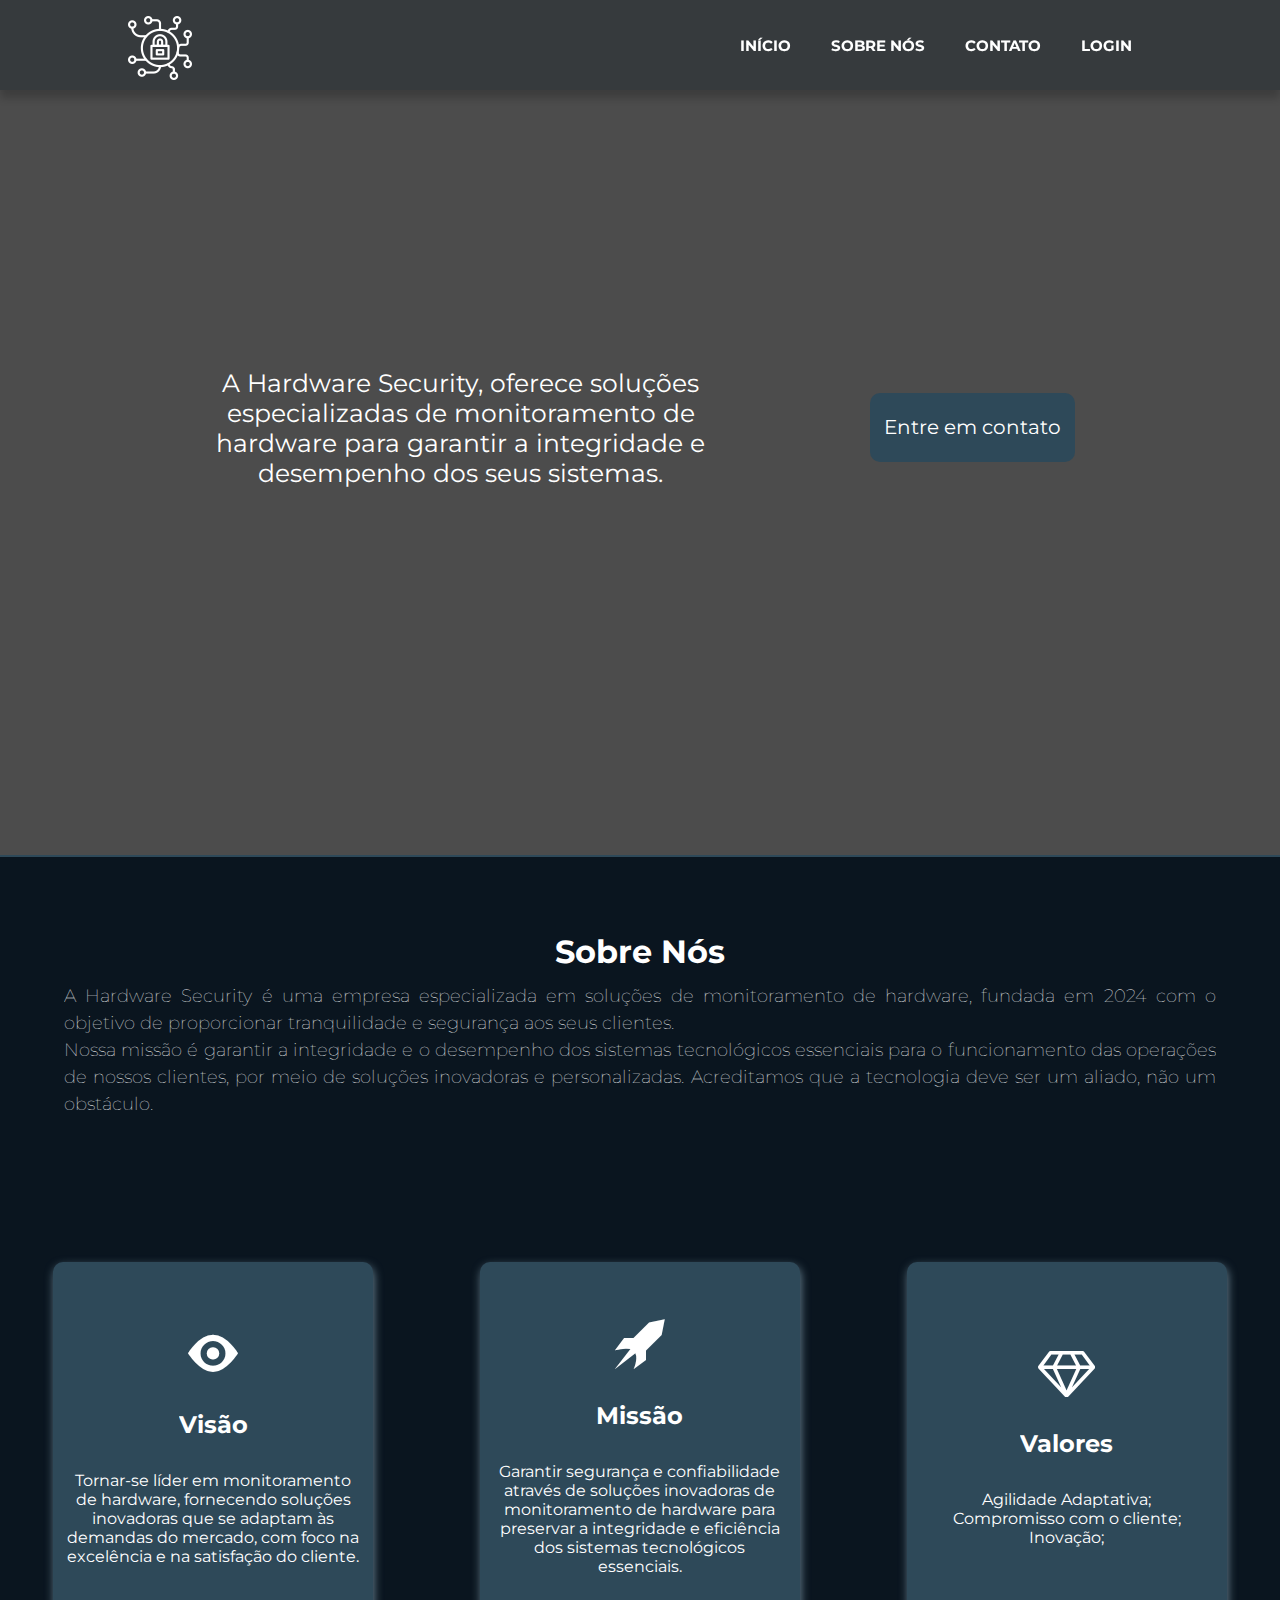
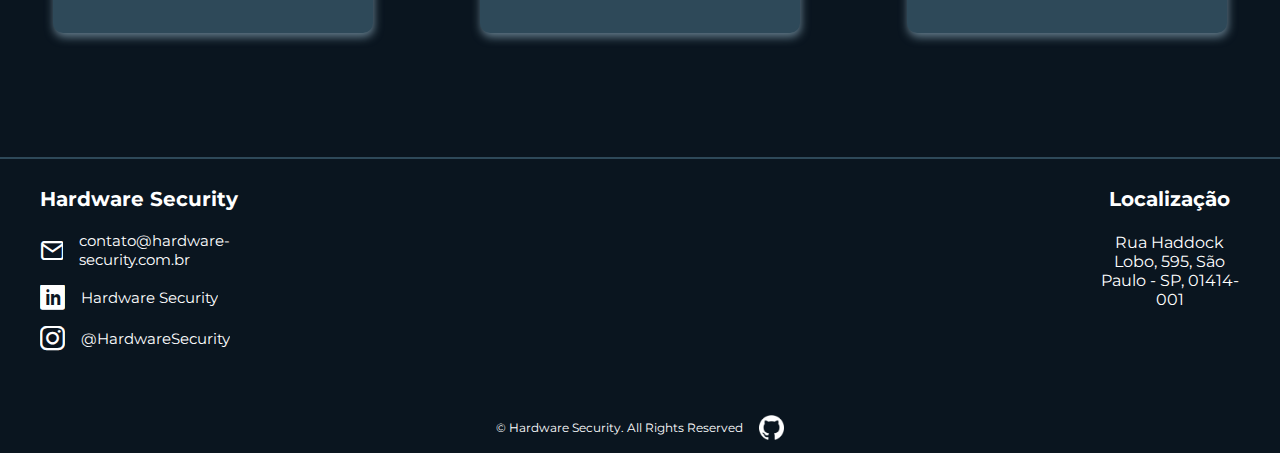
<file: index.html>
<!DOCTYPE html>
<html lang="en">

<head>
  <meta charset="UTF-8">
  <meta name="viewport" content="width=device-width, initial-scale=1.0">
  <title>Hardware Security</title>
  <link rel="stylesheet" href="./site/public/css/style-index.css">
  <link rel="stylesheet" href="./site/public/assets/icons/style.css">
  <script src="./site/public/js/index.js"></script>
</head>

<body>

  <header id="header" class="container_header_banner">
    <nav>
      <div class="logo">
        <img src="./site/public/assets/icon/seguranca.png" alt="">
      </div>
      <ul class="ul_header">

        <li>
          <a href="#home">Início</a>
        </li>
        <li>
          <a href="#sobre">Sobre nós</a>
        </li>
        <li>
          <a href="#divFooterCima">Contato</a>
        </li>
        <li>
          <a href="./login.html">Login</a>
        </li>
      </ul>
    </nav>
  </header>
  <section id="home" class="div_banner">
    <div  class="container">
      <div class="div_banner_text">
        A Hardware Security, oferece soluções especializadas de monitoramento de hardware para
        garantir a integridade e desempenho dos seus sistemas.
      </div>

      <button onclick="">
        Entre em contato
      </button>
    </div>
  </section>
  </div>
  <hr id="sobre">
  <section class="sobrenos">
    <h1>Sobre Nós</h1>
    <p class="text-sobre-nos">A Hardware Security é uma empresa especializada em soluções de monitoramento de hardware, fundada em 2024 com o objetivo de proporcionar tranquilidade e segurança aos seus clientes. <br>
      Nossa missão é garantir a integridade e o desempenho dos sistemas tecnológicos essenciais para o funcionamento das operações de nossos clientes, por meio de soluções inovadoras e personalizadas.
      Acreditamos que a tecnologia deve ser um aliado, não um obstáculo.
      </p>
    <div class="cards-sobrenos container">
      <div class="card">
        <div class="icon-views"></div>
        <h2>Visão</h2>
        <p>
          Tornar-se líder em monitoramento de hardware, fornecendo soluções inovadoras que se adaptam às
          demandas do mercado, com foco na excelência e na satisfação do cliente.
        </p>
      </div>
      <div class="card">
        <div class="icon-rocket"></div>
        <h2>Missão</h2>
        <p>
          Garantir segurança e confiabilidade através de soluções inovadoras de monitoramento de hardware para
          preservar a integridade e eficiência dos sistemas tecnológicos essenciais.
        </p>
      </div>
      <div class="card">
        <div class="icon-diamond"></div>
        <h2>Valores</h2>
        <p>
          Agilidade Adaptativa;
          <br>Compromisso com o cliente;
          <br>Inovação;
        </p>
      </div>
    </div>
  </section>
  <hr>

  <footer>
    <div class="footer_cima" id="divFooterCima">
      <section class="footer_cima01">
        <h2 class="footer_titulo">Hardware Security</h2>
        <div class="icons-footer">
          <div class="icon">
            <div class="icon-mail"></div>
            <p> contato@hardware-security.com.br</p>
          </div>
          <div class="icon">
            <div class="icon-linkedin1"></div>
            <p> Hardware Security</p>
          </div>
          <div class="icon">
            <div class="icon-instagram1"></div>
            <p> @HardwareSecurity</p>
          </div>
        </div>
      </section>

      <div class="footer_cima03">
        <h3 class="footer_titulo03">Localização</h3>
        <a target="_blank"
          href="https://www.google.com/maps/place/Rua+Haddock+Lobo,+595+-+Cerqueira+César,+São+Paulo+-+SP,+01414-001/@-23.558092,-46.66425,17z/data=!3m1!4b1!4m6!3m5!1s0x94ce59d2a5270055:0x3c7ea4f4c7d51fb6!8m2!3d-23.558092!4d-46.6616751!16s%2Fg%2F11b8v86f6p?entry=ttu">
          Rua Haddock Lobo,
          595, São Paulo - 
          SP, 01414-001
        </a>
      </div>
    </div>

    <div class="footer_baixo">
      <p>© Hardware Security. All Rights Reserved</p>
      <a href="https://github.com/grupo2-sptech"><img class="footer_social" src="./site/public/assets/imgs/github.png" alt=""></a>
    </div>
  </footer>

</body>

</html>
</file>
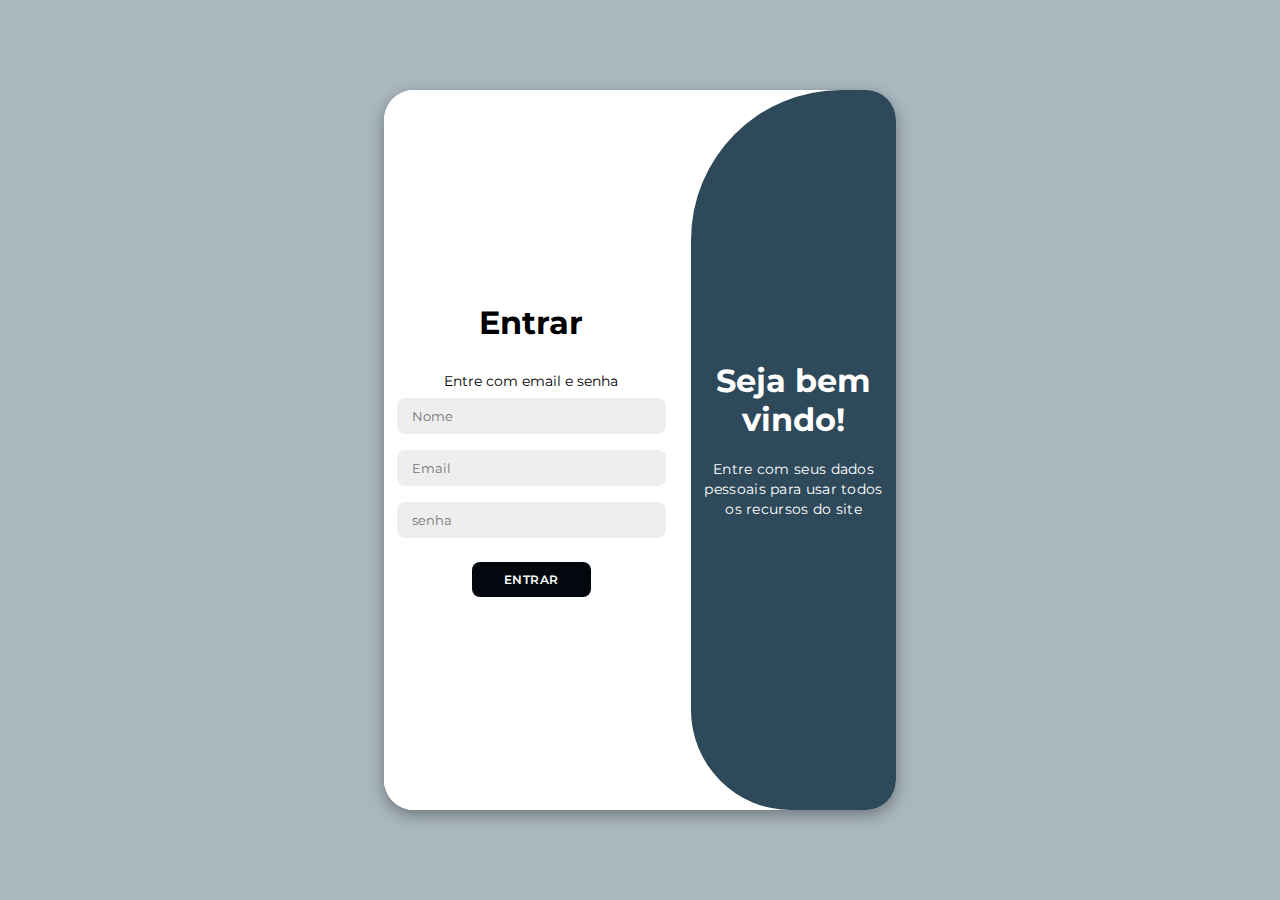
<file: site/login.html>
<!DOCTYPE html>
<html lang="en">
<head>
    <meta charset="UTF-8">
    <meta name="viewport" content="width=device-width, initial-scale=1.0">
    <link rel="stylesheet" href="./public/css/style-login.css">
    <link rel="stylesheet" href="https://cdnjs.cloudflare.com/ajax/libs/font-awesome/6.4.2/css/all.min.css">
    <title>Tela de Login</title>

</head>
<body>
    
    <div class="container" id="container">
        <div class="form-container sign-in">
            <form>
                <h1>Entrar</h1>
                <div class="social"> 
                </div>
                <span>Entre com email e senha</span>
                <input type="text" placeholder="Nome">
                <input type="email" placeholder="Email">
                <input type="password" placeholder="senha">

                <button>Entrar</button>
            </form>
        </div>
        <div class="painel-container">
            <div class="painel">
                <div class="toggle-panel painel-direita">
                    <h1>Seja bem vindo!</h1>
                    <p>Entre com seus dados pessoais para usar todos os recursos do site</p>
                </div>
            </div>
        </div>
    </div>

</body>
</html>
</file>
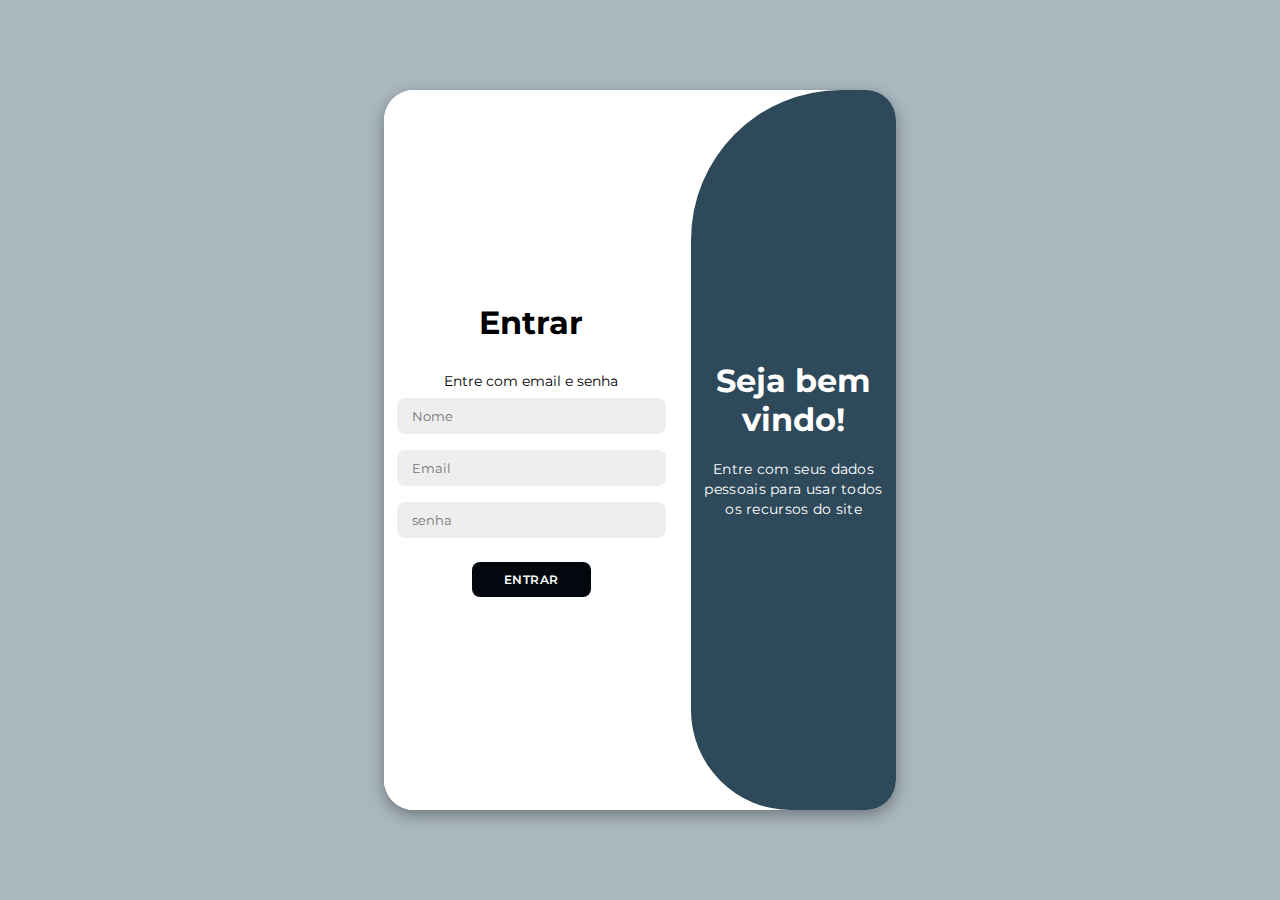
<file: site/public/login-volpe.html>
<!DOCTYPE html>
<html lang="en">
<head>
    <meta charset="UTF-8">
    <meta name="viewport" content="width=device-width, initial-scale=1.0">
    <link rel="stylesheet" href="./css/style-login.css">
    <link rel="stylesheet" href="https://cdnjs.cloudflare.com/ajax/libs/font-awesome/6.4.2/css/all.min.css">
    <title>Tela de Login</title>

</head>
<body>
    
    <div class="container" id="container">
        <div class="form-container sign-in">
            <form>
                <h1>Entrar</h1>
                <div class="social"> 
                </div>
                <span>Entre com email e senha</span>
                <input type="text" placeholder="Nome">
                <input type="email" placeholder="Email">
                <input type="password" placeholder="senha">

                <button>Entrar</button>
            </form>
        </div>
        <div class="painel-container">
            <div class="painel">
                <div class="toggle-panel painel-direita">
                    <h1>Seja bem vindo!</h1>
                    <p>Entre com seus dados pessoais para usar todos os recursos do site</p>
                </div>
            </div>
        </div>
    </div>

</body>
</html>
</file>
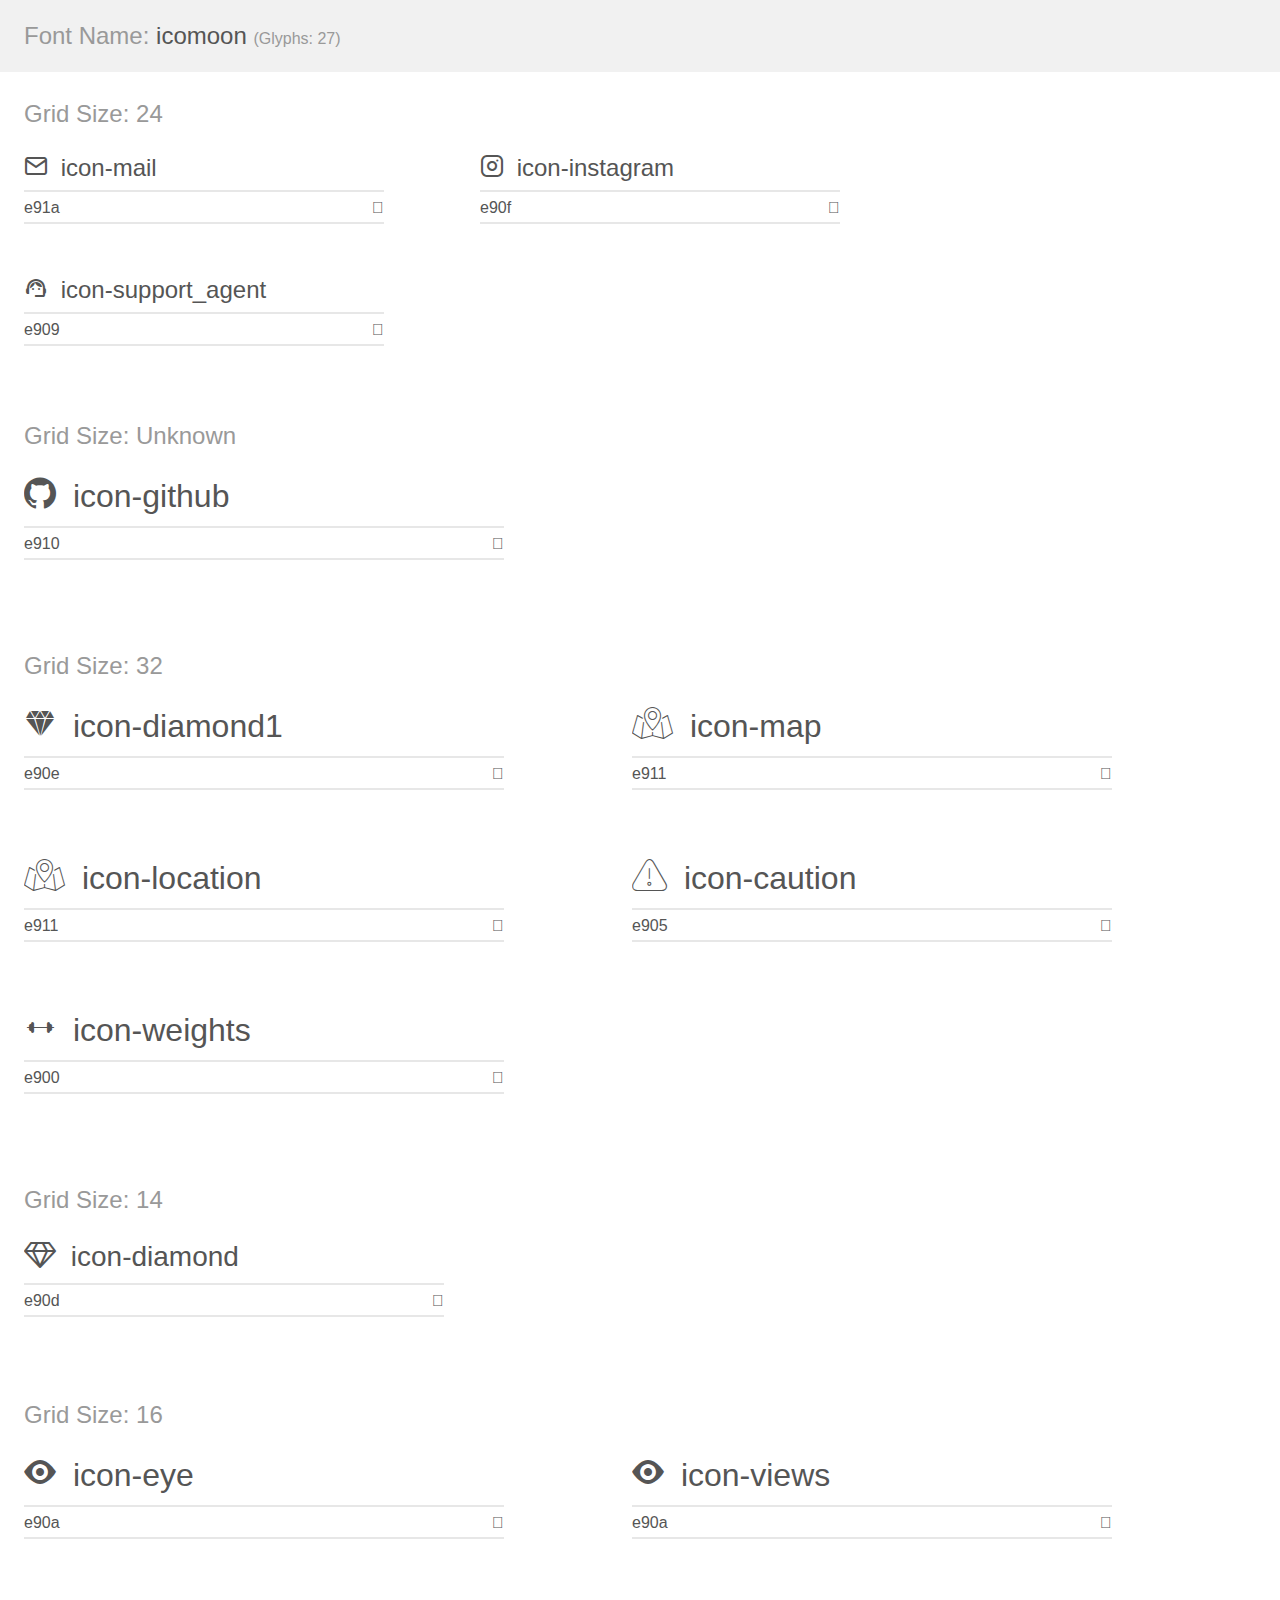
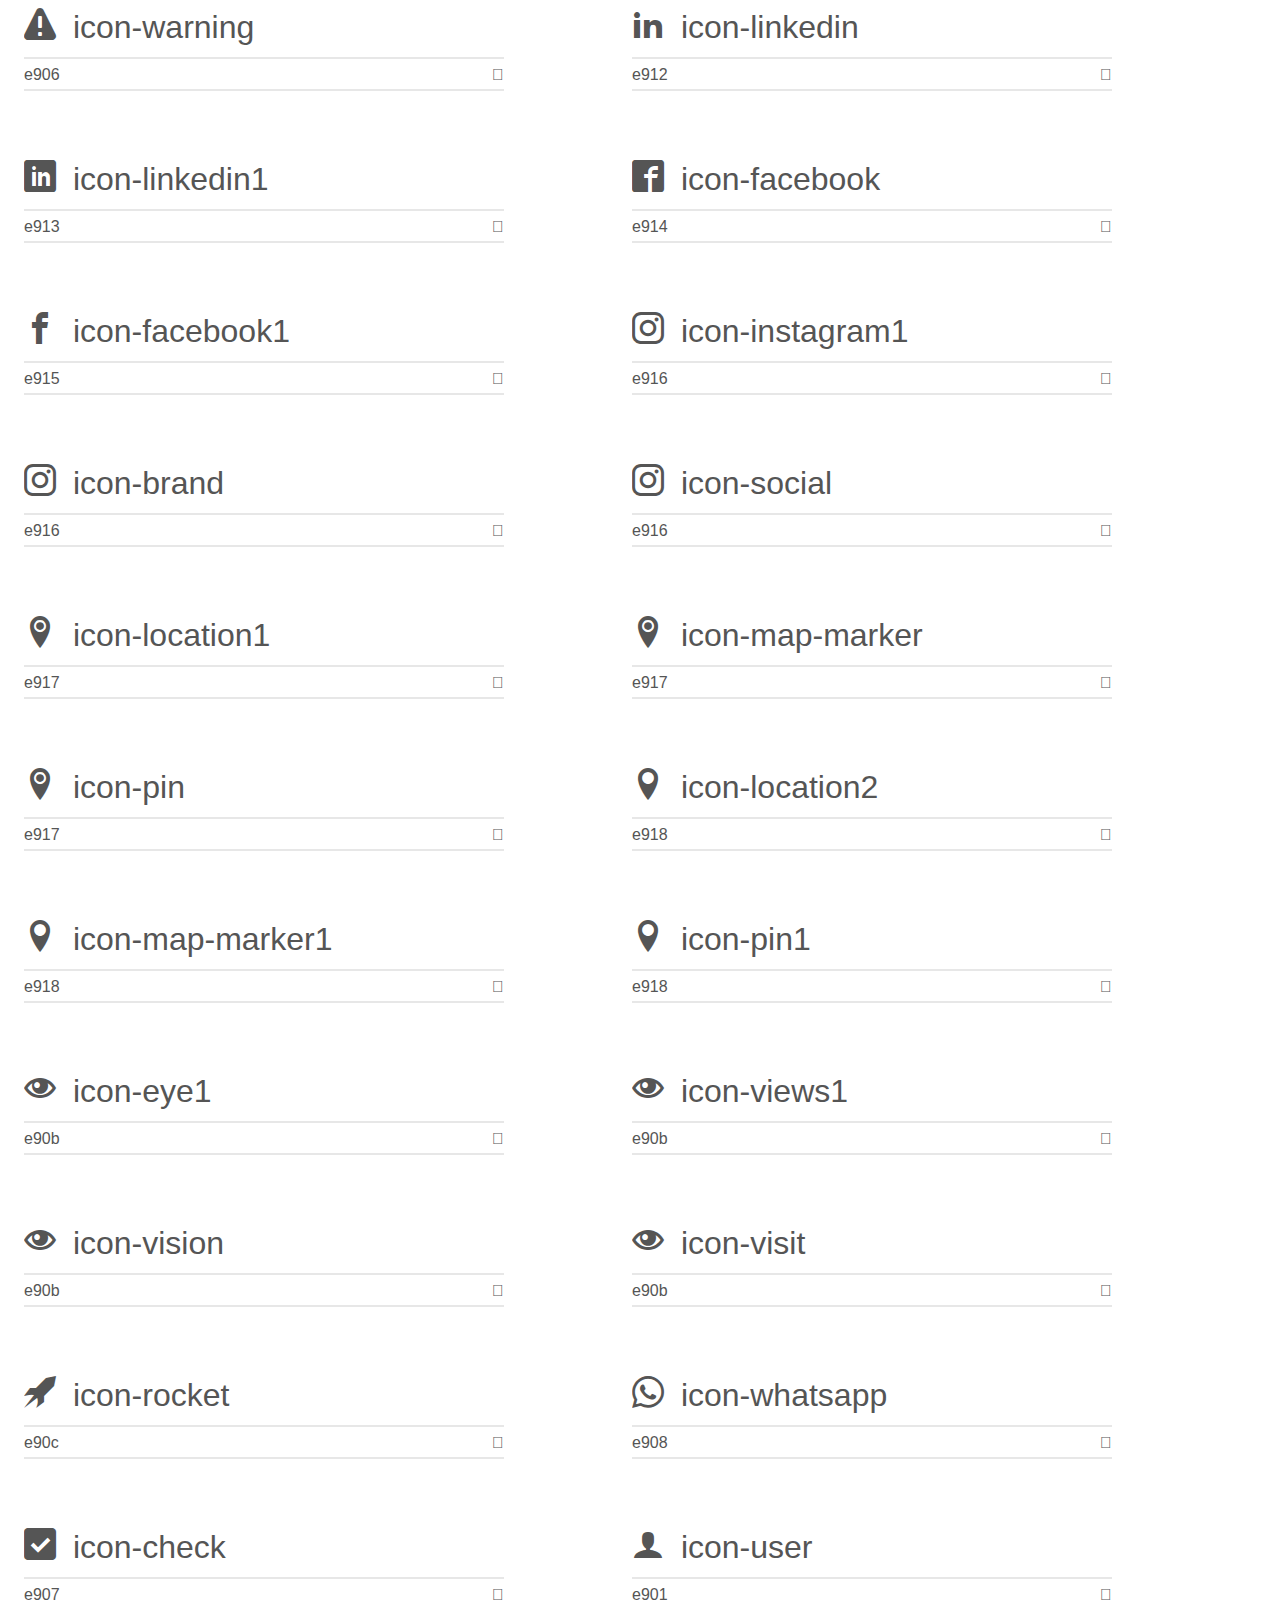
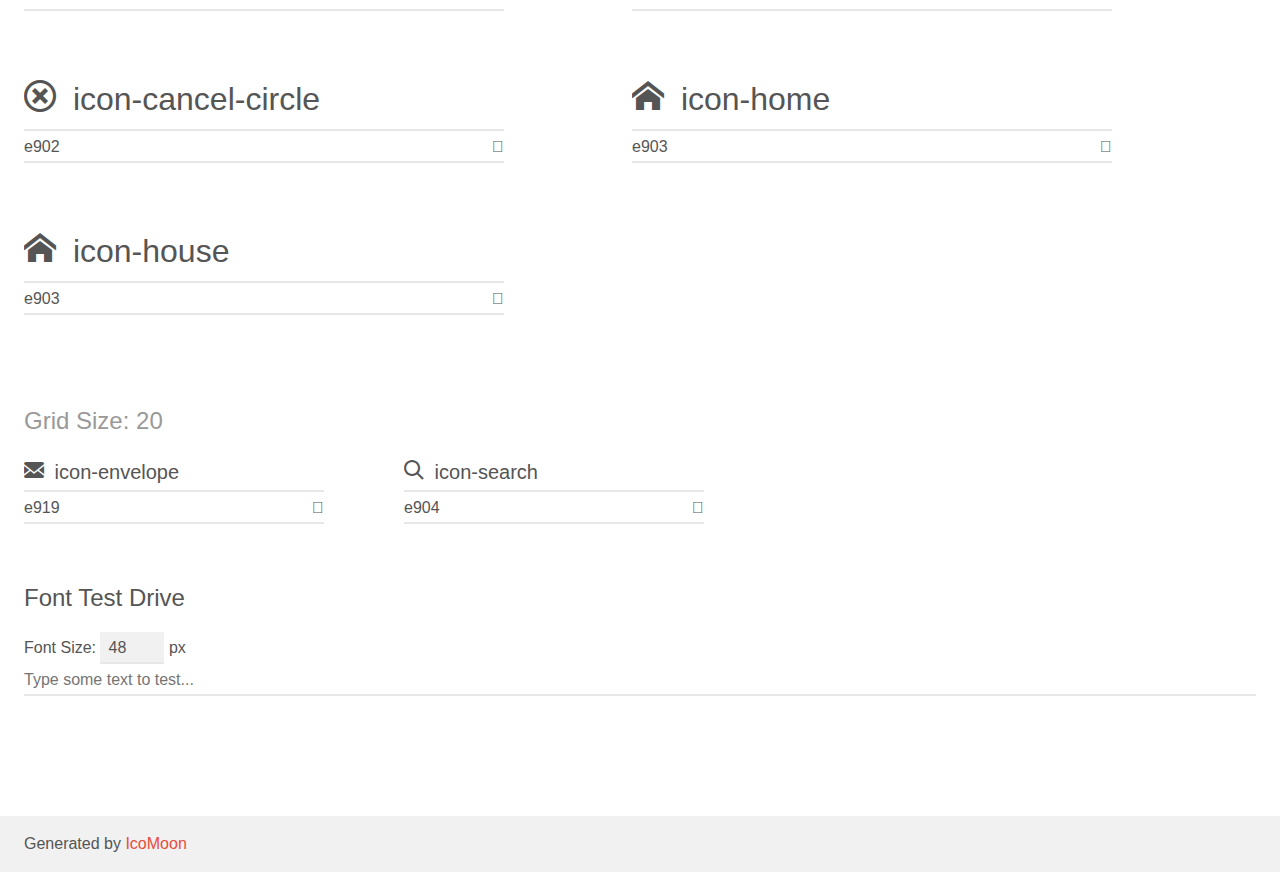
<file: site/public/assets/icons/demo.html>
<!doctype html>
<html>
<head>
    <meta charset="utf-8">
    <title>IcoMoon Demo</title>
    <meta name="description" content="An Icon Font Generated By IcoMoon.io">
    <meta name="viewport" content="width=device-width, initial-scale=1">
    <link rel="stylesheet" href="demo-files/demo.css">
    <link rel="stylesheet" href="style.css"></head>
<body>
    <div class="bgc1 clearfix">
        <h1 class="mhmm mvm"><span class="fgc1">Font Name:</span> icomoon <small class="fgc1">(Glyphs:&nbsp;27)</small></h1>
    </div>
    <div class="clearfix mhl ptl">
        <h1 class="mvm mtn fgc1">Grid Size: 24</h1>
        <div class="glyph fs1">
            <div class="clearfix bshadow0 pbs">
                <span class="icon-mail"></span>
                <span class="mls"> icon-mail</span>
            </div>
            <fieldset class="fs0 size1of1 clearfix hidden-false">
                <input type="text" readonly value="e91a" class="unit size1of2" />
                <input type="text" maxlength="1" readonly value="&#xe91a;" class="unitRight size1of2 talign-right" />
            </fieldset>
            <div class="fs0 bshadow0 clearfix hidden-true">
                <span class="unit pvs fgc1">liga: </span>
                <input type="text" readonly value="" class="liga unitRight" />
            </div>
        </div>
        <div class="glyph fs1">
            <div class="clearfix bshadow0 pbs">
                <span class="icon-instagram"></span>
                <span class="mls"> icon-instagram</span>
            </div>
            <fieldset class="fs0 size1of1 clearfix hidden-false">
                <input type="text" readonly value="e90f" class="unit size1of2" />
                <input type="text" maxlength="1" readonly value="&#xe90f;" class="unitRight size1of2 talign-right" />
            </fieldset>
            <div class="fs0 bshadow0 clearfix hidden-true">
                <span class="unit pvs fgc1">liga: </span>
                <input type="text" readonly value="" class="liga unitRight" />
            </div>
        </div>
        <div class="glyph fs1">
            <div class="clearfix bshadow0 pbs">
                <span class="icon-support_agent"></span>
                <span class="mls"> icon-support_agent</span>
            </div>
            <fieldset class="fs0 size1of1 clearfix hidden-false">
                <input type="text" readonly value="e909" class="unit size1of2" />
                <input type="text" maxlength="1" readonly value="&#xe909;" class="unitRight size1of2 talign-right" />
            </fieldset>
            <div class="fs0 bshadow0 clearfix hidden-true">
                <span class="unit pvs fgc1">liga: </span>
                <input type="text" readonly value="" class="liga unitRight" />
            </div>
        </div>
    </div>
    <div class="clearfix mhl ptl">
        <h1 class="mvm mtn fgc1">Grid Size: Unknown</h1>
        <div class="glyph fs2">
            <div class="clearfix bshadow0 pbs">
                <span class="icon-github"></span>
                <span class="mls"> icon-github</span>
            </div>
            <fieldset class="fs0 size1of1 clearfix hidden-false">
                <input type="text" readonly value="e910" class="unit size1of2" />
                <input type="text" maxlength="1" readonly value="&#xe910;" class="unitRight size1of2 talign-right" />
            </fieldset>
            <div class="fs0 bshadow0 clearfix hidden-true">
                <span class="unit pvs fgc1">liga: </span>
                <input type="text" readonly value="" class="liga unitRight" />
            </div>
        </div>
    </div>
    <div class="clearfix mhl ptl">
        <h1 class="mvm mtn fgc1">Grid Size: 32</h1>
        <div class="glyph fs3">
            <div class="clearfix bshadow0 pbs">
                <span class="icon-diamond1"></span>
                <span class="mls"> icon-diamond1</span>
            </div>
            <fieldset class="fs0 size1of1 clearfix hidden-false">
                <input type="text" readonly value="e90e" class="unit size1of2" />
                <input type="text" maxlength="1" readonly value="&#xe90e;" class="unitRight size1of2 talign-right" />
            </fieldset>
            <div class="fs0 bshadow0 clearfix hidden-true">
                <span class="unit pvs fgc1">liga: </span>
                <input type="text" readonly value="" class="liga unitRight" />
            </div>
        </div>
        <div class="glyph fs3">
            <div class="clearfix bshadow0 pbs">
                <span class="icon-map"></span>
                <span class="mls"> icon-map</span>
            </div>
            <fieldset class="fs0 size1of1 clearfix hidden-false">
                <input type="text" readonly value="e911" class="unit size1of2" />
                <input type="text" maxlength="1" readonly value="&#xe911;" class="unitRight size1of2 talign-right" />
            </fieldset>
            <div class="fs0 bshadow0 clearfix hidden-true">
                <span class="unit pvs fgc1">liga: </span>
                <input type="text" readonly value="" class="liga unitRight" />
            </div>
        </div>
        <div class="glyph fs3">
            <div class="clearfix bshadow0 pbs">
                <span class="icon-location"></span>
                <span class="mls"> icon-location</span>
            </div>
            <fieldset class="fs0 size1of1 clearfix hidden-false">
                <input type="text" readonly value="e911" class="unit size1of2" />
                <input type="text" maxlength="1" readonly value="&#xe911;" class="unitRight size1of2 talign-right" />
            </fieldset>
            <div class="fs0 bshadow0 clearfix hidden-true">
                <span class="unit pvs fgc1">liga: </span>
                <input type="text" readonly value="" class="liga unitRight" />
            </div>
        </div>
        <div class="glyph fs3">
            <div class="clearfix bshadow0 pbs">
                <span class="icon-caution"></span>
                <span class="mls"> icon-caution</span>
            </div>
            <fieldset class="fs0 size1of1 clearfix hidden-false">
                <input type="text" readonly value="e905" class="unit size1of2" />
                <input type="text" maxlength="1" readonly value="&#xe905;" class="unitRight size1of2 talign-right" />
            </fieldset>
            <div class="fs0 bshadow0 clearfix hidden-true">
                <span class="unit pvs fgc1">liga: </span>
                <input type="text" readonly value="" class="liga unitRight" />
            </div>
        </div>
        <div class="glyph fs3">
            <div class="clearfix bshadow0 pbs">
                <span class="icon-weights"></span>
                <span class="mls"> icon-weights</span>
            </div>
            <fieldset class="fs0 size1of1 clearfix hidden-false">
                <input type="text" readonly value="e900" class="unit size1of2" />
                <input type="text" maxlength="1" readonly value="&#xe900;" class="unitRight size1of2 talign-right" />
            </fieldset>
            <div class="fs0 bshadow0 clearfix hidden-true">
                <span class="unit pvs fgc1">liga: </span>
                <input type="text" readonly value="" class="liga unitRight" />
            </div>
        </div>
    </div>
    <div class="clearfix mhl ptl">
        <h1 class="mvm mtn fgc1">Grid Size: 14</h1>
        <div class="glyph fs4">
            <div class="clearfix bshadow0 pbs">
                <span class="icon-diamond"></span>
                <span class="mls"> icon-diamond</span>
            </div>
            <fieldset class="fs0 size1of1 clearfix hidden-false">
                <input type="text" readonly value="e90d" class="unit size1of2" />
                <input type="text" maxlength="1" readonly value="&#xe90d;" class="unitRight size1of2 talign-right" />
            </fieldset>
            <div class="fs0 bshadow0 clearfix hidden-true">
                <span class="unit pvs fgc1">liga: </span>
                <input type="text" readonly value="" class="liga unitRight" />
            </div>
        </div>
    </div>
    <div class="clearfix mhl ptl">
        <h1 class="mvm mtn fgc1">Grid Size: 16</h1>
        <div class="glyph fs5">
            <div class="clearfix bshadow0 pbs">
                <span class="icon-eye"></span>
                <span class="mls"> icon-eye</span>
            </div>
            <fieldset class="fs0 size1of1 clearfix hidden-false">
                <input type="text" readonly value="e90a" class="unit size1of2" />
                <input type="text" maxlength="1" readonly value="&#xe90a;" class="unitRight size1of2 talign-right" />
            </fieldset>
            <div class="fs0 bshadow0 clearfix hidden-true">
                <span class="unit pvs fgc1">liga: </span>
                <input type="text" readonly value="" class="liga unitRight" />
            </div>
        </div>
        <div class="glyph fs5">
            <div class="clearfix bshadow0 pbs">
                <span class="icon-views"></span>
                <span class="mls"> icon-views</span>
            </div>
            <fieldset class="fs0 size1of1 clearfix hidden-false">
                <input type="text" readonly value="e90a" class="unit size1of2" />
                <input type="text" maxlength="1" readonly value="&#xe90a;" class="unitRight size1of2 talign-right" />
            </fieldset>
            <div class="fs0 bshadow0 clearfix hidden-true">
                <span class="unit pvs fgc1">liga: </span>
                <input type="text" readonly value="" class="liga unitRight" />
            </div>
        </div>
        <div class="glyph fs5">
            <div class="clearfix bshadow0 pbs">
                <span class="icon-warning"></span>
                <span class="mls"> icon-warning</span>
            </div>
            <fieldset class="fs0 size1of1 clearfix hidden-false">
                <input type="text" readonly value="e906" class="unit size1of2" />
                <input type="text" maxlength="1" readonly value="&#xe906;" class="unitRight size1of2 talign-right" />
            </fieldset>
            <div class="fs0 bshadow0 clearfix hidden-true">
                <span class="unit pvs fgc1">liga: </span>
                <input type="text" readonly value="" class="liga unitRight" />
            </div>
        </div>
        <div class="glyph fs5">
            <div class="clearfix bshadow0 pbs">
                <span class="icon-linkedin"></span>
                <span class="mls"> icon-linkedin</span>
            </div>
            <fieldset class="fs0 size1of1 clearfix hidden-false">
                <input type="text" readonly value="e912" class="unit size1of2" />
                <input type="text" maxlength="1" readonly value="&#xe912;" class="unitRight size1of2 talign-right" />
            </fieldset>
            <div class="fs0 bshadow0 clearfix hidden-true">
                <span class="unit pvs fgc1">liga: </span>
                <input type="text" readonly value="" class="liga unitRight" />
            </div>
        </div>
        <div class="glyph fs5">
            <div class="clearfix bshadow0 pbs">
                <span class="icon-linkedin1"></span>
                <span class="mls"> icon-linkedin1</span>
            </div>
            <fieldset class="fs0 size1of1 clearfix hidden-false">
                <input type="text" readonly value="e913" class="unit size1of2" />
                <input type="text" maxlength="1" readonly value="&#xe913;" class="unitRight size1of2 talign-right" />
            </fieldset>
            <div class="fs0 bshadow0 clearfix hidden-true">
                <span class="unit pvs fgc1">liga: </span>
                <input type="text" readonly value="" class="liga unitRight" />
            </div>
        </div>
        <div class="glyph fs5">
            <div class="clearfix bshadow0 pbs">
                <span class="icon-facebook"></span>
                <span class="mls"> icon-facebook</span>
            </div>
            <fieldset class="fs0 size1of1 clearfix hidden-false">
                <input type="text" readonly value="e914" class="unit size1of2" />
                <input type="text" maxlength="1" readonly value="&#xe914;" class="unitRight size1of2 talign-right" />
            </fieldset>
            <div class="fs0 bshadow0 clearfix hidden-true">
                <span class="unit pvs fgc1">liga: </span>
                <input type="text" readonly value="" class="liga unitRight" />
            </div>
        </div>
        <div class="glyph fs5">
            <div class="clearfix bshadow0 pbs">
                <span class="icon-facebook1"></span>
                <span class="mls"> icon-facebook1</span>
            </div>
            <fieldset class="fs0 size1of1 clearfix hidden-false">
                <input type="text" readonly value="e915" class="unit size1of2" />
                <input type="text" maxlength="1" readonly value="&#xe915;" class="unitRight size1of2 talign-right" />
            </fieldset>
            <div class="fs0 bshadow0 clearfix hidden-true">
                <span class="unit pvs fgc1">liga: </span>
                <input type="text" readonly value="" class="liga unitRight" />
            </div>
        </div>
        <div class="glyph fs5">
            <div class="clearfix bshadow0 pbs">
                <span class="icon-instagram1"></span>
                <span class="mls"> icon-instagram1</span>
            </div>
            <fieldset class="fs0 size1of1 clearfix hidden-false">
                <input type="text" readonly value="e916" class="unit size1of2" />
                <input type="text" maxlength="1" readonly value="&#xe916;" class="unitRight size1of2 talign-right" />
            </fieldset>
            <div class="fs0 bshadow0 clearfix hidden-true">
                <span class="unit pvs fgc1">liga: </span>
                <input type="text" readonly value="" class="liga unitRight" />
            </div>
        </div>
        <div class="glyph fs5">
            <div class="clearfix bshadow0 pbs">
                <span class="icon-brand"></span>
                <span class="mls"> icon-brand</span>
            </div>
            <fieldset class="fs0 size1of1 clearfix hidden-false">
                <input type="text" readonly value="e916" class="unit size1of2" />
                <input type="text" maxlength="1" readonly value="&#xe916;" class="unitRight size1of2 talign-right" />
            </fieldset>
            <div class="fs0 bshadow0 clearfix hidden-true">
                <span class="unit pvs fgc1">liga: </span>
                <input type="text" readonly value="" class="liga unitRight" />
            </div>
        </div>
        <div class="glyph fs5">
            <div class="clearfix bshadow0 pbs">
                <span class="icon-social"></span>
                <span class="mls"> icon-social</span>
            </div>
            <fieldset class="fs0 size1of1 clearfix hidden-false">
                <input type="text" readonly value="e916" class="unit size1of2" />
                <input type="text" maxlength="1" readonly value="&#xe916;" class="unitRight size1of2 talign-right" />
            </fieldset>
            <div class="fs0 bshadow0 clearfix hidden-true">
                <span class="unit pvs fgc1">liga: </span>
                <input type="text" readonly value="" class="liga unitRight" />
            </div>
        </div>
        <div class="glyph fs5">
            <div class="clearfix bshadow0 pbs">
                <span class="icon-location1"></span>
                <span class="mls"> icon-location1</span>
            </div>
            <fieldset class="fs0 size1of1 clearfix hidden-false">
                <input type="text" readonly value="e917" class="unit size1of2" />
                <input type="text" maxlength="1" readonly value="&#xe917;" class="unitRight size1of2 talign-right" />
            </fieldset>
            <div class="fs0 bshadow0 clearfix hidden-true">
                <span class="unit pvs fgc1">liga: </span>
                <input type="text" readonly value="" class="liga unitRight" />
            </div>
        </div>
        <div class="glyph fs5">
            <div class="clearfix bshadow0 pbs">
                <span class="icon-map-marker"></span>
                <span class="mls"> icon-map-marker</span>
            </div>
            <fieldset class="fs0 size1of1 clearfix hidden-false">
                <input type="text" readonly value="e917" class="unit size1of2" />
                <input type="text" maxlength="1" readonly value="&#xe917;" class="unitRight size1of2 talign-right" />
            </fieldset>
            <div class="fs0 bshadow0 clearfix hidden-true">
                <span class="unit pvs fgc1">liga: </span>
                <input type="text" readonly value="" class="liga unitRight" />
            </div>
        </div>
        <div class="glyph fs5">
            <div class="clearfix bshadow0 pbs">
                <span class="icon-pin"></span>
                <span class="mls"> icon-pin</span>
            </div>
            <fieldset class="fs0 size1of1 clearfix hidden-false">
                <input type="text" readonly value="e917" class="unit size1of2" />
                <input type="text" maxlength="1" readonly value="&#xe917;" class="unitRight size1of2 talign-right" />
            </fieldset>
            <div class="fs0 bshadow0 clearfix hidden-true">
                <span class="unit pvs fgc1">liga: </span>
                <input type="text" readonly value="" class="liga unitRight" />
            </div>
        </div>
        <div class="glyph fs5">
            <div class="clearfix bshadow0 pbs">
                <span class="icon-location2"></span>
                <span class="mls"> icon-location2</span>
            </div>
            <fieldset class="fs0 size1of1 clearfix hidden-false">
                <input type="text" readonly value="e918" class="unit size1of2" />
                <input type="text" maxlength="1" readonly value="&#xe918;" class="unitRight size1of2 talign-right" />
            </fieldset>
            <div class="fs0 bshadow0 clearfix hidden-true">
                <span class="unit pvs fgc1">liga: </span>
                <input type="text" readonly value="" class="liga unitRight" />
            </div>
        </div>
        <div class="glyph fs5">
            <div class="clearfix bshadow0 pbs">
                <span class="icon-map-marker1"></span>
                <span class="mls"> icon-map-marker1</span>
            </div>
            <fieldset class="fs0 size1of1 clearfix hidden-false">
                <input type="text" readonly value="e918" class="unit size1of2" />
                <input type="text" maxlength="1" readonly value="&#xe918;" class="unitRight size1of2 talign-right" />
            </fieldset>
            <div class="fs0 bshadow0 clearfix hidden-true">
                <span class="unit pvs fgc1">liga: </span>
                <input type="text" readonly value="" class="liga unitRight" />
            </div>
        </div>
        <div class="glyph fs5">
            <div class="clearfix bshadow0 pbs">
                <span class="icon-pin1"></span>
                <span class="mls"> icon-pin1</span>
            </div>
            <fieldset class="fs0 size1of1 clearfix hidden-false">
                <input type="text" readonly value="e918" class="unit size1of2" />
                <input type="text" maxlength="1" readonly value="&#xe918;" class="unitRight size1of2 talign-right" />
            </fieldset>
            <div class="fs0 bshadow0 clearfix hidden-true">
                <span class="unit pvs fgc1">liga: </span>
                <input type="text" readonly value="" class="liga unitRight" />
            </div>
        </div>
        <div class="glyph fs5">
            <div class="clearfix bshadow0 pbs">
                <span class="icon-eye1"></span>
                <span class="mls"> icon-eye1</span>
            </div>
            <fieldset class="fs0 size1of1 clearfix hidden-false">
                <input type="text" readonly value="e90b" class="unit size1of2" />
                <input type="text" maxlength="1" readonly value="&#xe90b;" class="unitRight size1of2 talign-right" />
            </fieldset>
            <div class="fs0 bshadow0 clearfix hidden-true">
                <span class="unit pvs fgc1">liga: </span>
                <input type="text" readonly value="" class="liga unitRight" />
            </div>
        </div>
        <div class="glyph fs5">
            <div class="clearfix bshadow0 pbs">
                <span class="icon-views1"></span>
                <span class="mls"> icon-views1</span>
            </div>
            <fieldset class="fs0 size1of1 clearfix hidden-false">
                <input type="text" readonly value="e90b" class="unit size1of2" />
                <input type="text" maxlength="1" readonly value="&#xe90b;" class="unitRight size1of2 talign-right" />
            </fieldset>
            <div class="fs0 bshadow0 clearfix hidden-true">
                <span class="unit pvs fgc1">liga: </span>
                <input type="text" readonly value="" class="liga unitRight" />
            </div>
        </div>
        <div class="glyph fs5">
            <div class="clearfix bshadow0 pbs">
                <span class="icon-vision"></span>
                <span class="mls"> icon-vision</span>
            </div>
            <fieldset class="fs0 size1of1 clearfix hidden-false">
                <input type="text" readonly value="e90b" class="unit size1of2" />
                <input type="text" maxlength="1" readonly value="&#xe90b;" class="unitRight size1of2 talign-right" />
            </fieldset>
            <div class="fs0 bshadow0 clearfix hidden-true">
                <span class="unit pvs fgc1">liga: </span>
                <input type="text" readonly value="" class="liga unitRight" />
            </div>
        </div>
        <div class="glyph fs5">
            <div class="clearfix bshadow0 pbs">
                <span class="icon-visit"></span>
                <span class="mls"> icon-visit</span>
            </div>
            <fieldset class="fs0 size1of1 clearfix hidden-false">
                <input type="text" readonly value="e90b" class="unit size1of2" />
                <input type="text" maxlength="1" readonly value="&#xe90b;" class="unitRight size1of2 talign-right" />
            </fieldset>
            <div class="fs0 bshadow0 clearfix hidden-true">
                <span class="unit pvs fgc1">liga: </span>
                <input type="text" readonly value="" class="liga unitRight" />
            </div>
        </div>
        <div class="glyph fs5">
            <div class="clearfix bshadow0 pbs">
                <span class="icon-rocket"></span>
                <span class="mls"> icon-rocket</span>
            </div>
            <fieldset class="fs0 size1of1 clearfix hidden-false">
                <input type="text" readonly value="e90c" class="unit size1of2" />
                <input type="text" maxlength="1" readonly value="&#xe90c;" class="unitRight size1of2 talign-right" />
            </fieldset>
            <div class="fs0 bshadow0 clearfix hidden-true">
                <span class="unit pvs fgc1">liga: </span>
                <input type="text" readonly value="" class="liga unitRight" />
            </div>
        </div>
        <div class="glyph fs5">
            <div class="clearfix bshadow0 pbs">
                <span class="icon-whatsapp"></span>
                <span class="mls"> icon-whatsapp</span>
            </div>
            <fieldset class="fs0 size1of1 clearfix hidden-false">
                <input type="text" readonly value="e908" class="unit size1of2" />
                <input type="text" maxlength="1" readonly value="&#xe908;" class="unitRight size1of2 talign-right" />
            </fieldset>
            <div class="fs0 bshadow0 clearfix hidden-true">
                <span class="unit pvs fgc1">liga: </span>
                <input type="text" readonly value="" class="liga unitRight" />
            </div>
        </div>
        <div class="glyph fs5">
            <div class="clearfix bshadow0 pbs">
                <span class="icon-check"></span>
                <span class="mls"> icon-check</span>
            </div>
            <fieldset class="fs0 size1of1 clearfix hidden-false">
                <input type="text" readonly value="e907" class="unit size1of2" />
                <input type="text" maxlength="1" readonly value="&#xe907;" class="unitRight size1of2 talign-right" />
            </fieldset>
            <div class="fs0 bshadow0 clearfix hidden-true">
                <span class="unit pvs fgc1">liga: </span>
                <input type="text" readonly value="" class="liga unitRight" />
            </div>
        </div>
        <div class="glyph fs5">
            <div class="clearfix bshadow0 pbs">
                <span class="icon-user"></span>
                <span class="mls"> icon-user</span>
            </div>
            <fieldset class="fs0 size1of1 clearfix hidden-false">
                <input type="text" readonly value="e901" class="unit size1of2" />
                <input type="text" maxlength="1" readonly value="&#xe901;" class="unitRight size1of2 talign-right" />
            </fieldset>
            <div class="fs0 bshadow0 clearfix hidden-true">
                <span class="unit pvs fgc1">liga: </span>
                <input type="text" readonly value="" class="liga unitRight" />
            </div>
        </div>
        <div class="glyph fs5">
            <div class="clearfix bshadow0 pbs">
                <span class="icon-cancel-circle"></span>
                <span class="mls"> icon-cancel-circle</span>
            </div>
            <fieldset class="fs0 size1of1 clearfix hidden-false">
                <input type="text" readonly value="e902" class="unit size1of2" />
                <input type="text" maxlength="1" readonly value="&#xe902;" class="unitRight size1of2 talign-right" />
            </fieldset>
            <div class="fs0 bshadow0 clearfix hidden-true">
                <span class="unit pvs fgc1">liga: </span>
                <input type="text" readonly value="" class="liga unitRight" />
            </div>
        </div>
        <div class="glyph fs5">
            <div class="clearfix bshadow0 pbs">
                <span class="icon-home"></span>
                <span class="mls"> icon-home</span>
            </div>
            <fieldset class="fs0 size1of1 clearfix hidden-false">
                <input type="text" readonly value="e903" class="unit size1of2" />
                <input type="text" maxlength="1" readonly value="&#xe903;" class="unitRight size1of2 talign-right" />
            </fieldset>
            <div class="fs0 bshadow0 clearfix hidden-true">
                <span class="unit pvs fgc1">liga: </span>
                <input type="text" readonly value="" class="liga unitRight" />
            </div>
        </div>
        <div class="glyph fs5">
            <div class="clearfix bshadow0 pbs">
                <span class="icon-house"></span>
                <span class="mls"> icon-house</span>
            </div>
            <fieldset class="fs0 size1of1 clearfix hidden-false">
                <input type="text" readonly value="e903" class="unit size1of2" />
                <input type="text" maxlength="1" readonly value="&#xe903;" class="unitRight size1of2 talign-right" />
            </fieldset>
            <div class="fs0 bshadow0 clearfix hidden-true">
                <span class="unit pvs fgc1">liga: </span>
                <input type="text" readonly value="" class="liga unitRight" />
            </div>
        </div>
    </div>
    <div class="clearfix mhl ptl">
        <h1 class="mvm mtn fgc1">Grid Size: 20</h1>
        <div class="glyph fs6">
            <div class="clearfix bshadow0 pbs">
                <span class="icon-envelope"></span>
                <span class="mls"> icon-envelope</span>
            </div>
            <fieldset class="fs0 size1of1 clearfix hidden-false">
                <input type="text" readonly value="e919" class="unit size1of2" />
                <input type="text" maxlength="1" readonly value="&#xe919;" class="unitRight size1of2 talign-right" />
            </fieldset>
            <div class="fs0 bshadow0 clearfix hidden-true">
                <span class="unit pvs fgc1">liga: </span>
                <input type="text" readonly value="" class="liga unitRight" />
            </div>
        </div>
        <div class="glyph fs6">
            <div class="clearfix bshadow0 pbs">
                <span class="icon-search"></span>
                <span class="mls"> icon-search</span>
            </div>
            <fieldset class="fs0 size1of1 clearfix hidden-false">
                <input type="text" readonly value="e904" class="unit size1of2" />
                <input type="text" maxlength="1" readonly value="&#xe904;" class="unitRight size1of2 talign-right" />
            </fieldset>
            <div class="fs0 bshadow0 clearfix hidden-true">
                <span class="unit pvs fgc1">liga: </span>
                <input type="text" readonly value="" class="liga unitRight" />
            </div>
        </div>
    </div>

    <!--[if gt IE 8]><!-->
    <div class="mhl clearfix mbl">
        <h1>Font Test Drive</h1>
        <label>
            Font Size: <input id="fontSize" type="number" class="textbox0 mbm"
            min="8" value="48" />
            px
        </label>
        <input id="testText" type="text" class="phl size1of1 mvl"
        placeholder="Type some text to test..." value=""/>
        <div id="testDrive" class="icon-" style="font-family: icomoon">&nbsp;
        </div>
    </div>
    <!--<![endif]-->
    <div class="bgc1 clearfix">
        <p class="mhl">Generated by <a href="https://icomoon.io/app">IcoMoon</a></p>
    </div>

    <script src="demo-files/demo.js"></script>
</body>
</html>
</file>
<file: site/public/css/style-index.css>
/** @format */

@import url("https://fonts.googleapis.com/css2?family=Montserrat:wght@300;400;500;600;700&display=swap");

* {
  margin: 0;
  padding: 0;
  box-sizing: border-box;
  text-decoration: none;
  outline: none;
  /* font-family: "Poppins", sans-serif; */
  border: 0;
  list-style: none;
  overflow-x: hidden;
  font-family: "Montserrat", sans-serif;
}

::-webkit-scrollbar {
  width: 10px;
}

::-webkit-scrollbar-thumb {
  background: var(--color03);
  border-radius: 10px;
}

::-webkit-scrollbar-track {
  background: var(--color01);
}

::-webkit-scrollbar-thumb:hover {
  background: var(--color02);
}

:root {
  --color01: #0a151f;
  --color02: #2e4959;
  --color03: #647d8c;
  --color-font: white;
}

html {
  scroll-behavior: smooth;
}

.container_header_banner {
  width: 100%;
  margin: 0 auto;
  height: 90px;
  justify-content: center;
  background-color: #0a151f52;
  display: flex;
  z-index: 999;
  position: fixed;
  transition: 0.3s ease-in-out;
  box-shadow: 0px 8px 8px rgba(0, 0, 0, 0.2);
  overflow-y: hidden;
}

.changeStyle {
  background-color: #0a151f;
}

/* .changeStyle {
  background-color: #0d1a26dc;
  box-shadow: 0px 8px 8px rgba(0, 0, 0, 0.479);
} */

.ul_header {
  display: flex;
  align-items: center;
}

.logo img {
  margin-top: 9px;
  width: 4rem;
}

nav {
  overflow-y: hidden;
  height: 100%;
  width: 80%;
  display: flex;
  align-items: center;
  justify-content: space-between;
}

.ul_header a {
  color: var(--color-font);
  margin: 0 20px;
  font-weight: bold;
  text-transform: uppercase;
  font-size: 15px;
  display: block;
  transition: 0.5s;
}

.ul_header a:hover {
  color: #4d585f;
}

/* Header Resposivo */

@media only screen and (max-width: 500px) {
  .logo {
    display: none;
  }

  .container_header_banner {
    height: 60px;
  }

  nav {
    width: 100%;
    display: flex;
    align-items: center;
    justify-content: center;
  }

  .ul_header a {
    font-size: 0.8rem;
    display: flex;
    text-align: center;
  }
}

/* Header Resposivo */

.div_banner::after {
  content: "";
  position: absolute;
  top: 0;
  left: 0;
  width: 100%;
  height: 100%;
  background-color: #000000b3;
  z-index: 1;
}

.div_banner {
  display: flex;
  justify-content: space-around;
  height: 95vh;
  background-image: url(https://media.licdn.com/dms/image/D4D12AQF_g5sJtESoog/article-cover_image-shrink_720_1280/0/1697923771451?e=2147483647&v=beta&t=acEmlDyI6GDxhkr57kZQCJib9X5dfMxLP4IVg6Yy8ZI);
  background-size: cover;
  background-position: top;
  position: relative;
  align-items: center;
}

.container {
  height: 100%;
  width: 80%;
  z-index: 2;
  display: flex;
  align-items: center;
  justify-content: space-around;
}

.div_banner_text {
  font-size: 25px;
  display: flex;
  justify-content: center;
  align-items: center;
  width: 50%;
  height: 40%;
  z-index: 2;
  text-align: center;
  color: var(--color-font);
}

.div_banner button {
  border: none;
  position: relative;
  text-align: center;
  transition: 800ms ease all;
  outline: none;
  font-size: 20px;
  cursor: pointer;
  width: 20%;
  height: 8%;
  border-radius: 10px;
  color: white;
  background-color: var(--color02);
}

.div_banner button:hover {
  background: #2e49595e;
  color: #ffffff;
}

/* Banner Responsivo */

@media only screen and (max-width: 500px) {
  .div_banner {
    flex-direction: column;
  }

  .container {
    flex-direction: column;
    justify-content: center;
    width: 100%;
  }

  .div_banner button {
    width: 10rem;
    font-size: 15px;
    height: 5%;
  }

  .div_banner_text {
    font-size: 1rem;
    width: 95%;
  }
}

/* Banner Responsivo */

hr {
  border: solid 1px var(--color02);
}

/* Sobre Nós */

.sobrenos {
  display: flex;
  flex-direction: column;
  align-items: center;
  height: 100vh;
  background-color: var(--color01);
  justify-content: space-evenly;
}

.sobrenos .container {
  width: 100%;
}

.sobrenos h1 {
  color: white;
  height: 90px;
  width: 100%;
  display: flex;
  align-items: center;
  justify-content: center;
  margin-top: 5%;
}


.text-sobre-nos {
  width: 90%;
  color: white;
  height: 25vh;
  text-align: justify;
  font-size: 18px;
  line-height: 1.5;
  font-weight: 100;
}


/* .sobrenos p {
  font-size: 18px;
  background-color: white;
} */

.card {
  display: flex;
  align-items: center;
  justify-content: center;
  flex-direction: column;
  text-align: center;
  height: 60%;
  width: 25%;
  border-radius: 10px;
  box-shadow: 1px 4px 10px var(--color03);
  background-color: var(--color02);
  color: white;
  gap: 2rem;
  padding: 1%;
}

/* Icones Section sobre nos */

.icon-rocket {
  font-size: 50px;
}

.icon-views {
  font-size: 50px;
}

.icon-diamond {
  font-size: 50px;
}

/* Icones Section sobre nos */

/* Sobre Nós Resposivo */

@media only screen and (max-width: 600px) {

  /* Icones Section sobre nos */

  .text-sobre-nos {
    font-size: 12px;
    margin-bottom: 1.5rem;
  }

  .icon-rocket {
    font-size: 30px;
  }

  .icon-views {
    font-size: 30px;
  }

  .icon-diamond {
    font-size: 30px;
  }

  /* Icones Section sobre nos */

  .sobrenos h1 {
    font-size: 20px;
    margin-top: 8%;
  }

  .sobrenos {
    height: 150vh;
  }

  .card {
    height: 60%;
    margin-bottom: 1rem;
  }


  .sobrenos h2 {
    font-size: 18px;
  }

  .card {
    width: 65%;
  }

  .cards-sobrenos {
    flex-direction: column;
    gap: 1.5rem;
    margin-bottom: 2rem;
  }

  .sobrenos .container {
    width: 100%;
  }



}

/* footer */

footer {
  background-color: var(--color01);
  color: white;
  background-position: center;
  background-size: cover;
  background-attachment: fixed;
}

.footer_cima {
  display: flex;
  justify-content: space-between;
  height: 25vh;
  align-items: start;
  margin-top: 2vh;
}

.footer_cima p {
  font-size: 15px;
}

.footer_cima01,
.footer_cima02,
.footer_cima03 {
  margin: 10px 40px 10px;
}

.footer_cima01 div {
  font-size: 15px;
}

.footer_cima01 {
  width: 22%;
}

.footer_titulo {
  margin-bottom: 20px;
  font-size: 20px;
}

.footer_titulo02,
.footer_titulo03 {
  text-align: center;
  margin-bottom: 22px;
  font-size: 20px;
}

.footer_cima03 a {
  text-decoration: none;
  color: white;
}

.footer_cima03 {
  text-align: center;
  width: 11%;
}

.footer_cima02 ul {
  list-style: none;
  font-size: 15px;
  columns: 2;
}

.icon .icon-mail,
.icon .icon-instagram1,
.icon .icon-linkedin1 {
  font-size: 25px;
}

.icons-footer {
  display: flex;
  flex-direction: column;
  gap: 1rem;
}

.icon {
  display: flex;
  gap: 1rem;
  align-items: center;
}

.footer_cima02 ul a {
  text-decoration: none;
  color: white;
}

.footer_baixo {
  font-size: 12px;
  padding: 1%;
  display: flex;
  align-items: center;
  justify-content: center;
  gap: 1rem;
}

.footer_copyright {
  display: grid;
  align-content: end;
  width: 350px;
  margin: 0 0 5px 30px;
  font-size: 15px;
}


.footer_social {
  justify-content: center;
  align-content: center;
  display: grid;
  width: 25px;
  height: 25px;
}

.footer_baixo>ul>div>li {
  width: 25px;
  height: 25px;
}

@media only screen and (max-width: 600px) {

  .footer_cima {
    height: 37vh;
    flex-direction: column;
    align-items: center;
    width: 100%;
    gap: 1rem;
  }

  .footer_cima01 h2 {
    font-size: 18px;
  }

  .footer_cima01 {
    width: 100%;
    justify-content: center;
    text-align: center;
  }

  .footer_cima03 a {
    width: 100%;
    font-size: 15px;
  }

  .footer_cima03 {
    width: 100%;
  }

  .footer_baixo {
    height: 12vh;
  }

  .icons-footer {
    width: 100%;
    align-items: center;
  }

  .icon .icon-mail,
  .icon .icon-instagram1,
  .icon .icon-linkedin1 {
    font-size: 20px;
  }

}
</file>
<file: site/public/assets/icons/style.css>
@font-face {
  font-family: 'icomoon';
  src:  url('fonts/icomoon.eot?jz2etp');
  src:  url('fonts/icomoon.eot?jz2etp#iefix') format('embedded-opentype'),
    url('fonts/icomoon.ttf?jz2etp') format('truetype'),
    url('fonts/icomoon.woff?jz2etp') format('woff'),
    url('fonts/icomoon.svg?jz2etp#icomoon') format('svg');
  font-weight: normal;
  font-style: normal;
  font-display: block;
}

[class^="icon-"], [class*=" icon-"] {
  /* use !important to prevent issues with browser extensions that change fonts */
  font-family: 'icomoon' !important;
  speak: never;
  font-style: normal;
  font-weight: normal;
  font-variant: normal;
  text-transform: none;
  line-height: 1;

  /* Better Font Rendering =========== */
  -webkit-font-smoothing: antialiased;
  -moz-osx-font-smoothing: grayscale;
}

.icon-mail:before {
  content: "\e91a";
}
.icon-instagram:before {
  content: "\e90f";
}
.icon-support_agent:before {
  content: "\e909";
}
.icon-github:before {
  content: "\e910";
}
.icon-diamond1:before {
  content: "\e90e";
}
.icon-map:before {
  content: "\e911";
}
.icon-location:before {
  content: "\e911";
}
.icon-caution:before {
  content: "\e905";
}
.icon-weights:before {
  content: "\e900";
}
.icon-diamond:before {
  content: "\e90d";
}
.icon-eye:before {
  content: "\e90a";
}
.icon-views:before {
  content: "\e90a";
}
.icon-warning:before {
  content: "\e906";
}
.icon-linkedin:before {
  content: "\e912";
}
.icon-linkedin1:before {
  content: "\e913";
}
.icon-facebook:before {
  content: "\e914";
}
.icon-facebook1:before {
  content: "\e915";
}
.icon-instagram1:before {
  content: "\e916";
}
.icon-brand:before {
  content: "\e916";
}
.icon-social:before {
  content: "\e916";
}
.icon-location1:before {
  content: "\e917";
}
.icon-map-marker:before {
  content: "\e917";
}
.icon-pin:before {
  content: "\e917";
}
.icon-location2:before {
  content: "\e918";
}
.icon-map-marker1:before {
  content: "\e918";
}
.icon-pin1:before {
  content: "\e918";
}
.icon-eye1:before {
  content: "\e90b";
}
.icon-views1:before {
  content: "\e90b";
}
.icon-vision:before {
  content: "\e90b";
}
.icon-visit:before {
  content: "\e90b";
}
.icon-rocket:before {
  content: "\e90c";
}
.icon-whatsapp:before {
  content: "\e908";
}
.icon-check:before {
  content: "\e907";
}
.icon-user:before {
  content: "\e901";
}
.icon-cancel-circle:before {
  content: "\e902";
}
.icon-home:before {
  content: "\e903";
}
.icon-house:before {
  content: "\e903";
}
.icon-envelope:before {
  content: "\e919";
}
.icon-search:before {
  content: "\e904";
}
</file>
<file: site/public/css/style-login.css>
@import url("https://fonts.googleapis.com/css2?family=Montserrat:wght@300;400;500;600;700&display=swap");

* {
  margin: 0;
  padding: 0;
  box-sizing: border-box;
  font-family: "Montserrat", sans-serif;
}

:root {
  --color01: #02080d;
  --color02: #0d1a26;
  --color03: #2e4959;
  --color04: #647d8c;
  --color05: #aab7bf;
  --color-font: white;
}

a {
  text-decoration-line: none;
  color: white;
}

body {
  background-color: var(--color05);
  /* background: linear-gradient(to right, #e2e2e2, #c9d6ff); */
  display: flex;
  align-items: center;
  justify-content: center;
  flex-direction: column;
  height: 100vh;
  overflow-y: hidden;
}

.container {
  background-color: #fff;
  border-radius: 30px;
  box-shadow: 0 5px 15px rgba(0, 0, 0, 0.35);
  position: relative;
  overflow: hidden;
  width: 40%;
  min-width: 480px;
  height: 80vh;
}

.container p {
  font-size: 14px;
  line-height: 20px;
  letter-spacing: 0.3px;
  margin: 20px 0;
}

.container span {
  font-size: 14px;
}

button {
  background-color: var(--color01);
  color: #fff;
  font-size: 12px;
  padding: 10px 2rem;
  border: 1px solid transparent;
  border-radius: 8px;
  font-weight: 600;
  letter-spacing: 0.5px;
  text-transform: uppercase;
  margin-top: 1rem;
  cursor: pointer;
  border: none;
}

.container button.hidden {
  background-color: transparent;
  border-color: #fff;
}

.container form {
  background-color: #fff;
  display: flex;
  align-items: center;
  justify-content: center;
  flex-direction: column;
  padding: 0 5%;
  height: 100%;
  width: 115%;
}

.container input {
  background-color: #eee;
  border: none;
  margin: 8px 0;
  padding: 10px 15px;
  font-size: 13px;
  border-radius: 8px;
  width: 100%;
  outline: none;
}

.form-container {
  position: absolute;
  top: 0;
  height: 100%;
  transition: all 0.6s ease-in-out;
}


.sign-in {
  width: 50%;
  z-index: 2;
}

.social {
  margin: 15px 0;
}

.painel-container {
  position: absolute;
  top: 0;
  left: 60%;
  width: 40%;
  height: 100%;
  overflow: hidden;
  border-radius: 150px 0 0 100px;
  z-index: 1000;
}

.painel {
  background-color: var(--color03);
  height: 100%;
  /* background: var(--color02); */
  color: #fff;
  position: absolute;
  left: -100%;
  height: 100%;
  width: 200%;
}

.toggle-panel {
  position: absolute;
  width: 50%;
  height: 100%;
  display: flex;
  align-items: center;
  justify-content: center;
  flex-direction: column;
  padding: 0 3%;
  text-align: center;
  top: 0;
}

.painel-direita {
  right: 0;
}

.div_button {
  display: flex;
  justify-content: space-between;
  width: 100%;
}

.gif_carregar {
  position: absolute;
  margin-top: 25rem;
  display: none;
}

.gif_carregar img {
  width: 4rem;
  height: 4rem;
}

form strong {
  transition: 0.5s;
  margin-top: 1rem;
  font-size: 12px;
  color: red;
}


@media only screen and (max-width: 500px) {
  button {
    width: 100%;
    padding: 1.2rem 2rem;
  }

  .gif_carregar {
    margin-top: 33rem;
  }
  .gif_carregar img {
    width: 2.7rem;
    height: 2.7rem;
  }
  .container form {
    gap: 1.5rem;
  }

  .div_button {
    flex-direction: column;
    display: flex;
    justify-content: space-between;
    width: 100%;
  }

  .container form {
    padding: 0 5%;
    width: 100%;
  }

  .painel-container {
    display: none;
  }

  .sign-in {
    width: 100%;
  }

  .container {
    margin-top: -1rem;
    min-width: 95%;
  }

  .container input {
    margin: 18px 0 18px 0;
    padding: 15px 20px;
    font-size: 15px;
    border-radius: 8px;
  }
}
</file>
<file: site/public/assets/icons/demo-files/demo.css>
body {
  padding: 0;
  margin: 0;
  font-family: sans-serif;
  font-size: 1em;
  line-height: 1.5;
  color: #555;
  background: #fff;
}
h1 {
  font-size: 1.5em;
  font-weight: normal;
}
small {
  font-size: .66666667em;
}
a {
  color: #e74c3c;
  text-decoration: none;
}
a:hover, a:focus {
  box-shadow: 0 1px #e74c3c;
}
.bshadow0, input {
  box-shadow: inset 0 -2px #e7e7e7;
}
input:hover {
  box-shadow: inset 0 -2px #ccc;
}
input, fieldset {
  font-family: sans-serif;
  font-size: 1em;
  margin: 0;
  padding: 0;
  border: 0;
}
input {
  color: inherit;
  line-height: 1.5;
  height: 1.5em;
  padding: .25em 0;
}
input:focus {
  outline: none;
  box-shadow: inset 0 -2px #449fdb;
}
.glyph {
  font-size: 16px;
  width: 15em;
  padding-bottom: 1em;
  margin-right: 4em;
  margin-bottom: 1em;
  float: left;
  overflow: hidden;
}
.liga {
  width: 80%;
  width: calc(100% - 2.5em);
}
.talign-right {
  text-align: right;
}
.talign-center {
  text-align: center;
}
.bgc1 {
  background: #f1f1f1;
}
.fgc1 {
  color: #999;
}
.fgc0 {
  color: #000;
}
p {
  margin-top: 1em;
  margin-bottom: 1em;
}
.mvm {
  margin-top: .75em;
  margin-bottom: .75em;
}
.mtn {
  margin-top: 0;
}
.mtl, .mal {
  margin-top: 1.5em;
}
.mbl, .mal {
  margin-bottom: 1.5em;
}
.mal, .mhl {
  margin-left: 1.5em;
  margin-right: 1.5em;
}
.mhmm {
  margin-left: 1em;
  margin-right: 1em;
}
.mls {
  margin-left: .25em;
}
.ptl {
  padding-top: 1.5em;
}
.pbs, .pvs {
  padding-bottom: .25em;
}
.pvs, .pts {
  padding-top: .25em;
}
.unit {
  float: left;
}
.unitRight {
  float: right;
}
.size1of2 {
  width: 50%;
}
.size1of1 {
  width: 100%;
}
.clearfix:before, .clearfix:after {
  content: " ";
  display: table;
}
.clearfix:after {
  clear: both;
}
.hidden-true {
  display: none;
}
.textbox0 {
  width: 3em;
  background: #f1f1f1;
  padding: .25em .5em;
  line-height: 1.5;
  height: 1.5em;
}
#testDrive {
  display: block;
  padding-top: 24px;
  line-height: 1.5;
}
.fs0 {
  font-size: 16px;
}
.fs1 {
  font-size: 24px;
}
.fs2 {
  font-size: 32px;
}
.fs3 {
  font-size: 32px;
}
.fs4 {
  font-size: 28px;
}
.fs5 {
  font-size: 32px;
}
.fs6 {
  font-size: 20px;
}
</file>
